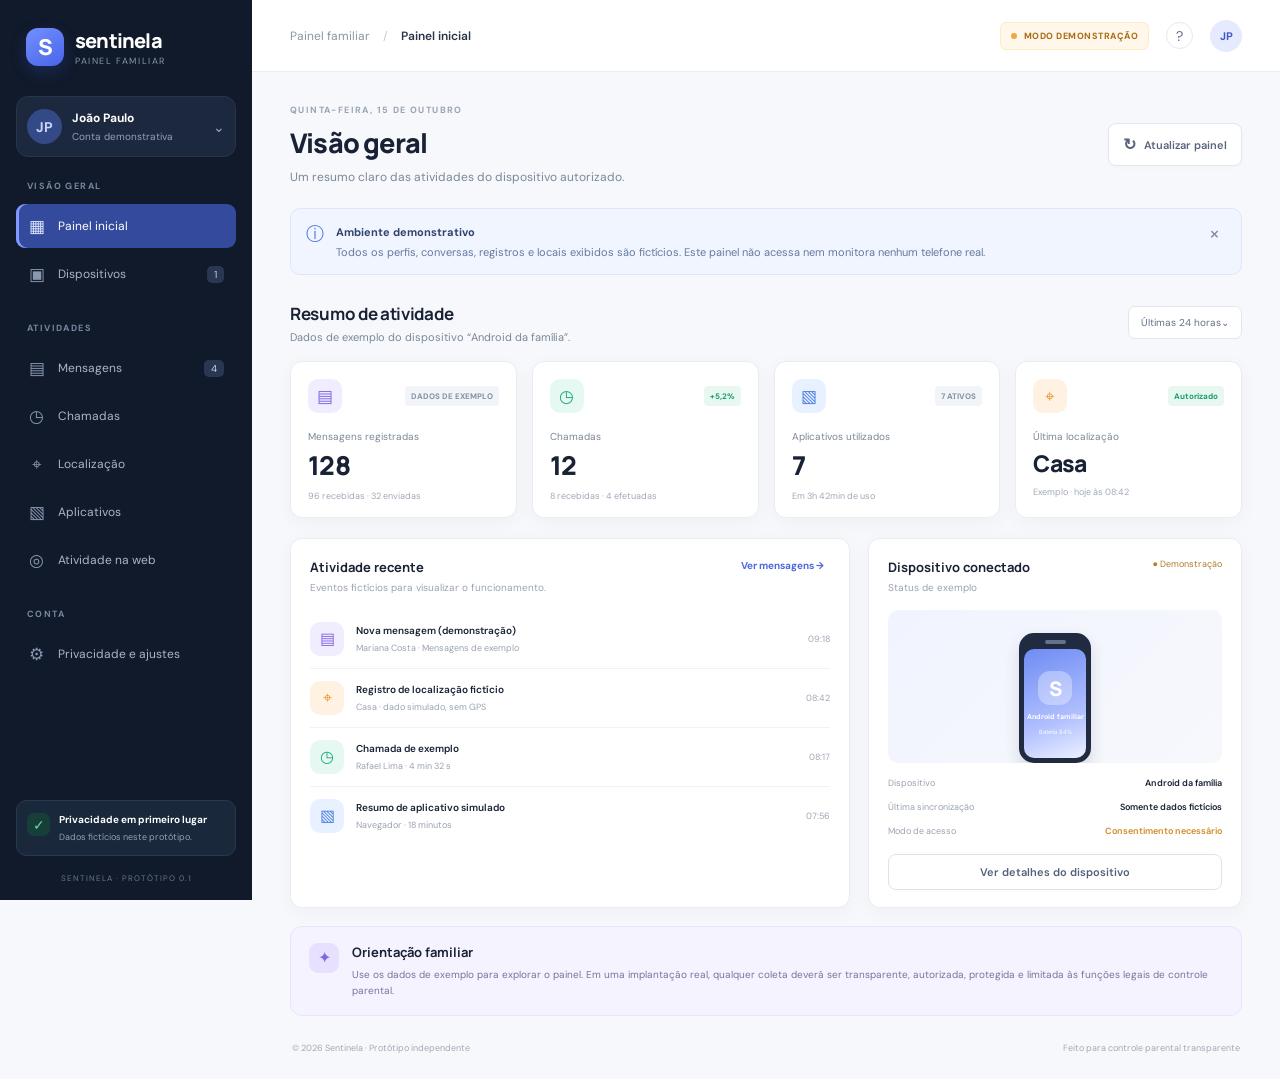
<file: index.html>
<!doctype html>
<html lang="pt-BR">
<head>
  <meta charset="utf-8">
  <meta name="viewport" content="width=device-width, initial-scale=1">
  <meta name="theme-color" content="#101827">
  <title>Sentinela — Painel familiar</title>
  <link rel="stylesheet" href="styles.css">
</head>
<body>
  <div class="app-shell">
    <aside class="sidebar" id="sidebar">
      <a class="brand" href="#" aria-label="Sentinela início">
        <span class="brand-mark">S</span><span><strong>sentinela</strong><small>PAINEL FAMILIAR</small></span>
      </a>
      <div class="profile-switch">
        <div class="avatar avatar-blue">JP</div>
        <div class="profile-copy"><strong>João Paulo</strong><small>Conta demonstrativa</small></div>
        <span class="chevron">⌄</span>
      </div>
      <nav class="navigation" aria-label="Navegação principal">
        <p class="nav-label">VISÃO GERAL</p>
        <button class="nav-item active" data-view="overview"><span>▦</span> Painel inicial</button>
        <button class="nav-item" data-view="devices"><span>▣</span> Dispositivos <em>1</em></button>
        <p class="nav-label">ATIVIDADES</p>
        <button class="nav-item" data-view="messages"><span>▤</span> Mensagens <em>4</em></button>
        <button class="nav-item" data-view="calls"><span>◷</span> Chamadas</button>
        <button class="nav-item" data-view="locations"><span>⌖</span> Localização</button>
        <button class="nav-item" data-view="apps"><span>▧</span> Aplicativos</button>
        <button class="nav-item" data-view="web"><span>◎</span> Atividade na web</button>
        <p class="nav-label">CONTA</p>
        <button class="nav-item" data-view="settings"><span>⚙</span> Privacidade e ajustes</button>
      </nav>
      <div class="sidebar-bottom">
        <div class="privacy-note"><span class="privacy-icon">✓</span><div><strong>Privacidade em primeiro lugar</strong><small>Dados fictícios neste protótipo.</small></div></div>
        <div class="sidebar-footer">SENTINELA · PROTÓTIPO 0.1</div>
      </div>
    </aside>
    <main class="main-content">
      <header class="topbar">
        <button class="mobile-menu" id="mobileMenu" aria-label="Abrir menu">☰</button>
        <div class="breadcrumb">Painel familiar <span>/</span> <strong id="pageTitle">Painel inicial</strong></div>
        <div class="top-actions"><span class="demo-pill"><i></i> MODO DEMONSTRAÇÃO</span><button class="icon-button" id="helpButton" aria-label="Ajuda">?</button><div class="avatar avatar-small">JP</div></div>
      </header>
      <div class="page-wrap">
        <section class="welcome-row">
          <div><p class="eyebrow">QUINTA-FEIRA, 15 DE OUTUBRO</p><h1 id="heading">Visão geral</h1><p class="subheading">Um resumo claro das atividades do dispositivo autorizado.</p></div>
          <button class="button button-secondary" id="refreshButton"><span>↻</span> Atualizar painel</button>
        </section>
        <div class="demo-banner"><span class="banner-symbol">ⓘ</span><div><strong>Ambiente demonstrativo</strong><p>Todos os perfis, conversas, registros e locais exibidos são fictícios. Este painel não acessa nem monitora nenhum telefone real.</p></div><button id="dismissBanner" aria-label="Fechar aviso">×</button></div>
        <section id="view-overview" class="view active-view">
          <div class="section-heading"><div><h2>Resumo de atividade</h2><p>Dados de exemplo do dispositivo “Android da família”.</p></div><span class="period-select">Últimas 24 horas⌄</span></div>
          <div class="stats-grid">
            <article class="stat-card"><div class="stat-top"><span class="stat-icon icon-violet">▤</span><span class="trend neutral">DADOS DE EXEMPLO</span></div><p class="stat-label">Mensagens registradas</p><div class="stat-value">128</div><p class="stat-foot">96 recebidas · 32 enviadas</p></article>
            <article class="stat-card"><div class="stat-top"><span class="stat-icon icon-green">◷</span><span class="trend positive">+5,2%</span></div><p class="stat-label">Chamadas</p><div class="stat-value">12</div><p class="stat-foot">8 recebidas · 4 efetuadas</p></article>
            <article class="stat-card"><div class="stat-top"><span class="stat-icon icon-blue">▧</span><span class="trend neutral">7 ATIVOS</span></div><p class="stat-label">Aplicativos utilizados</p><div class="stat-value">7</div><p class="stat-foot">Em 3h 42min de uso</p></article>
            <article class="stat-card"><div class="stat-top"><span class="stat-icon icon-orange">⌖</span><span class="trend positive">Autorizado</span></div><p class="stat-label">Última localização</p><div class="stat-value stat-location">Casa</div><p class="stat-foot">Exemplo · hoje às 08:42</p></article>
          </div>
          <div class="content-grid">
            <article class="panel activity-panel"><div class="panel-heading"><div><h3>Atividade recente</h3><p>Eventos fictícios para visualizar o funcionamento.</p></div><button class="text-button" data-goto="messages">Ver mensagens →</button></div><div class="activity-list" id="activityList"></div></article>
            <article class="panel device-panel"><div class="panel-heading"><div><h3>Dispositivo conectado</h3><p>Status de exemplo</p></div><span class="status-dot">● Demonstração</span></div><div class="device-illustration"><div class="phone-frame"><div class="phone-speaker"></div><div class="phone-screen"><div class="phone-wallpaper">S</div><div class="phone-caption">Android familiar</div><div class="phone-status">Bateria 84%</div></div></div></div><div class="device-details"><div><span>Dispositivo</span><strong>Android da família</strong></div><div><span>Última sincronização</span><strong>Somente dados fictícios</strong></div><div><span>Modo de acesso</span><strong class="safe-label">Consentimento necessário</strong></div></div><button class="button button-outline full-button" data-goto="devices">Ver detalhes do dispositivo</button></article>
          </div>
          <div class="panel insight-panel"><div class="insight-icon">✦</div><div><h3>Orientação familiar</h3><p>Use os dados de exemplo para explorar o painel. Em uma implantação real, qualquer coleta deverá ser transparente, autorizada, protegida e limitada às funções legais de controle parental.</p></div></div>
        </section>
        <section id="view-devices" class="view"><div class="section-heading"><div><h2>Dispositivos</h2><p>Gerencie dispositivos cadastrados com autorização.</p></div><button class="button button-primary" id="addDevice">＋ Cadastrar dispositivo</button></div><article class="panel table-panel"><div class="table-row table-head"><span>DISPOSITIVO</span><span>PLATAFORMA</span><span>STATUS</span><span>ACESSO</span></div><div class="table-row"><span class="table-device"><span class="mini-device">▣</span><span><strong>Android da família</strong><small>Identificador fictício: DEMO-001</small></span></span><span>Android (demo)</span><span><i class="status-dot"></i> Demonstração</span><span><span class="tag">Não conectado</span></span></div></article><div class="empty-hint">Este protótipo não instala aplicativos nem estabelece conexão com dispositivos.</div></section>
        <section id="view-messages" class="view"><div class="section-heading"><div><h2>Mensagens</h2><p>Conversas de demonstração — nenhuma mensagem real é acessada.</p></div><label class="search-box"><span>⌕</span><input id="messageSearch" type="search" placeholder="Buscar conversa..."></label></div><div class="messages-layout"><article class="panel conversation-list" id="conversationList"></article><article class="panel conversation-detail" id="conversationDetail"><div class="empty-conversation"><span>▤</span><h3>Selecione uma conversa</h3><p>As conversas são totalmente fictícias e servem apenas para demonstrar a interface.</p></div></article></div></section>
        <section id="view-calls" class="view"><div class="section-heading"><div><h2>Registro de chamadas</h2><p>Lista ilustrativa de chamadas, com dados inventados.</p></div></div><article class="panel table-panel" id="callsTable"></article></section>
        <section id="view-locations" class="view"><div class="section-heading"><div><h2>Localização</h2><p>Exemplo visual sem localização real ou GPS ativo.</p></div></div><article class="panel map-placeholder"><div class="map-grid"><div class="map-road road-one"></div><div class="map-road road-two"></div><div class="map-road road-three"></div><div class="map-park"></div><div class="map-pin">⌖</div><div class="map-label">Local fictício · Casa</div></div><div class="map-info"><span class="stat-icon icon-orange">⌖</span><div><h3>Casa (local de exemplo)</h3><p>Último registro fictício · hoje às 08:42</p><small>Uma versão real só deve usar localização com autorização e permissões explícitas.</small></div></div></article></section>
        <section id="view-apps" class="view"><div class="section-heading"><div><h2>Aplicativos</h2><p>Exemplo de resumo de uso de aplicativos.</p></div></div><article class="panel app-list" id="appsList"></article></section>
        <section id="view-web" class="view"><div class="section-heading"><div><h2>Atividade na web</h2><p>Histórico ilustrativo; não existe navegação real conectada.</p></div></div><article class="panel table-panel" id="webTable"></article></section>
        <section id="view-settings" class="view"><div class="section-heading"><div><h2>Privacidade e ajustes</h2><p>Princípios de transparência e segurança do projeto.</p></div></div><article class="panel settings-card"><div class="settings-row"><div><h3>Coleta transparente</h3><p>O produto deverá explicar quais dados são coletados, para quê e por quanto tempo.</p></div><span class="tag tag-green">Obrigatório</span></div><div class="settings-row"><div><h3>Consentimento e autorização</h3><p>Cadastro de dispositivo deve exigir autorização válida do responsável e respeitar a legislação aplicável.</p></div><span class="tag tag-green">Obrigatório</span></div><div class="settings-row"><div><h3>Segurança da conta</h3><p>Planejar autenticação forte, sessões seguras, controle de acesso e registro de auditoria.</p></div><span class="tag tag-blue">Planejado</span></div><div class="settings-row"><div><h3>Dados de demonstração</h3><p>O protótipo usa dados locais fictícios e não envia dados pessoais para um servidor.</p></div><span class="tag tag-green">Ativo</span></div></article></section>
        <footer class="page-footer"><span>© 2026 Sentinela · Protótipo independente</span><span>Feito para controle parental transparente</span></footer>
      </div>
    </main>
  </div>
  <div class="toast" id="toast" role="status" aria-live="polite"></div>
  <script src="app.js"></script>
</body>
</html>
</file>
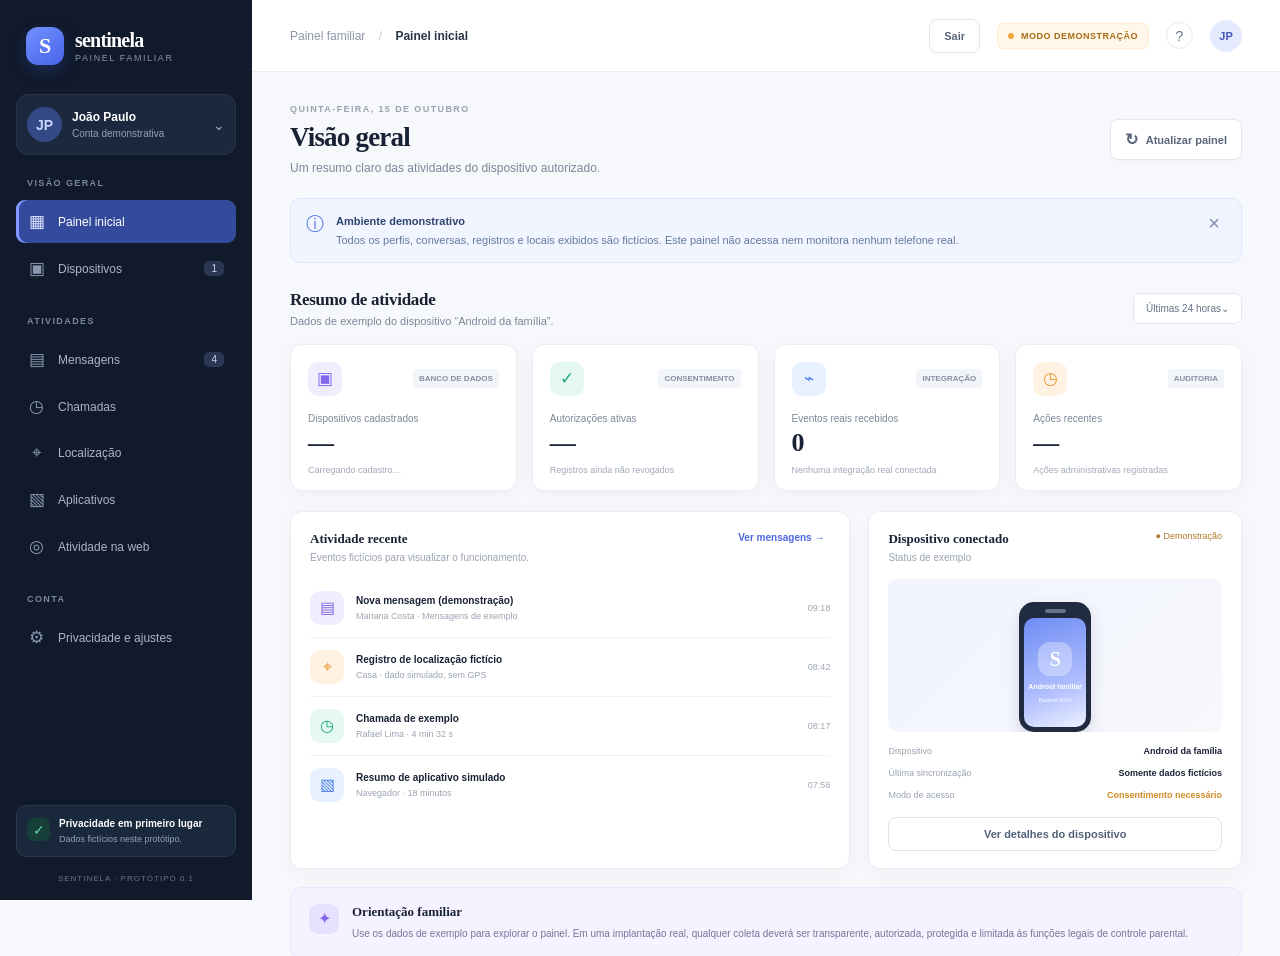
<file: backend/public/index.html>
<!doctype html>
<html lang="pt-BR">
<head>
  <meta charset="utf-8">
  <meta name="viewport" content="width=device-width, initial-scale=1">
  <meta name="theme-color" content="#101827">
  <title>Sentinela — Painel familiar</title>
  <link rel="stylesheet" href="styles.css">
</head>
<body>
  <div class="app-shell">
    <aside class="sidebar" id="sidebar">
      <a class="brand" href="#" aria-label="Sentinela início">
        <span class="brand-mark">S</span><span><strong>sentinela</strong><small>PAINEL FAMILIAR</small></span>
      </a>
      <div class="profile-switch">
        <div class="avatar avatar-blue">JP</div>
        <div class="profile-copy"><strong>João Paulo</strong><small>Conta demonstrativa</small></div>
        <span class="chevron">⌄</span>
      </div>
      <nav class="navigation" aria-label="Navegação principal">
        <p class="nav-label">VISÃO GERAL</p>
        <button class="nav-item active" data-view="overview"><span>▦</span> Painel inicial</button>
        <button class="nav-item" data-view="devices"><span>▣</span> Dispositivos <em>1</em></button>
        <p class="nav-label">ATIVIDADES</p>
        <button class="nav-item" data-view="messages"><span>▤</span> Mensagens <em>4</em></button>
        <button class="nav-item" data-view="calls"><span>◷</span> Chamadas</button>
        <button class="nav-item" data-view="locations"><span>⌖</span> Localização</button>
        <button class="nav-item" data-view="apps"><span>▧</span> Aplicativos</button>
        <button class="nav-item" data-view="web"><span>◎</span> Atividade na web</button>
        <p class="nav-label">CONTA</p>
        <button class="nav-item" data-view="settings"><span>⚙</span> Privacidade e ajustes</button>
      </nav>
      <div class="sidebar-bottom">
        <div class="privacy-note"><span class="privacy-icon">✓</span><div><strong>Privacidade em primeiro lugar</strong><small>Dados fictícios neste protótipo.</small></div></div>
        <div class="sidebar-footer">SENTINELA · PROTÓTIPO 0.1</div>
      </div>
    </aside>
    <main class="main-content">
      <header class="topbar">
        <button class="mobile-menu" id="mobileMenu" aria-label="Abrir menu">☰</button>
        <div class="breadcrumb">Painel familiar <span>/</span> <strong id="pageTitle">Painel inicial</strong></div>
        <div class="top-actions"><button class="button button-secondary" id="logoutButton" type="button">Sair</button><span class="demo-pill"><i></i> MODO DEMONSTRAÇÃO</span><button class="icon-button" id="helpButton" aria-label="Ajuda">?</button><div class="avatar avatar-small">JP</div></div>
      </header>
      <div class="page-wrap">
        <section class="welcome-row">
          <div><p class="eyebrow">QUINTA-FEIRA, 15 DE OUTUBRO</p><h1 id="heading">Visão geral</h1><p class="subheading">Um resumo claro das atividades do dispositivo autorizado.</p></div>
          <button class="button button-secondary" id="refreshButton"><span>↻</span> Atualizar painel</button>
        </section>
        <div class="demo-banner"><span class="banner-symbol">ⓘ</span><div><strong>Ambiente demonstrativo</strong><p>Todos os perfis, conversas, registros e locais exibidos são fictícios. Este painel não acessa nem monitora nenhum telefone real.</p></div><button id="dismissBanner" aria-label="Fechar aviso">×</button></div>
        <section id="view-overview" class="view active-view">
          <div class="section-heading"><div><h2>Resumo de atividade</h2><p>Dados de exemplo do dispositivo “Android da família”.</p></div><span class="period-select">Últimas 24 horas⌄</span></div>
          <div class="stats-grid">
            <article class="stat-card"><div class="stat-top"><span class="stat-icon icon-violet">▣</span><span class="trend neutral">BANCO DE DADOS</span></div><p class="stat-label">Dispositivos cadastrados</p><div class="stat-value" id="metricDevices">—</div><p class="stat-foot" id="metricDevicesFoot">Carregando cadastro…</p></article>
            <article class="stat-card"><div class="stat-top"><span class="stat-icon icon-green">✓</span><span class="trend neutral">CONSENTIMENTO</span></div><p class="stat-label">Autorizações ativas</p><div class="stat-value" id="metricConsents">—</div><p class="stat-foot">Registros ainda não revogados</p></article>
            <article class="stat-card"><div class="stat-top"><span class="stat-icon icon-blue">⌁</span><span class="trend neutral">INTEGRAÇÃO</span></div><p class="stat-label">Eventos reais recebidos</p><div class="stat-value" id="metricEvents">0</div><p class="stat-foot">Nenhuma integração real conectada</p></article>
            <article class="stat-card"><div class="stat-top"><span class="stat-icon icon-orange">◷</span><span class="trend neutral">AUDITORIA</span></div><p class="stat-label">Ações recentes</p><div class="stat-value" id="metricActions">—</div><p class="stat-foot">Ações administrativas registradas</p></article>
          </div>
          <div class="content-grid">
            <article class="panel activity-panel"><div class="panel-heading"><div><h3>Atividade recente</h3><p>Eventos fictícios para visualizar o funcionamento.</p></div><button class="text-button" data-goto="messages">Ver mensagens →</button></div><div class="activity-list" id="activityList"></div></article>
            <article class="panel device-panel"><div class="panel-heading"><div><h3>Dispositivo conectado</h3><p>Status de exemplo</p></div><span class="status-dot">● Demonstração</span></div><div class="device-illustration"><div class="phone-frame"><div class="phone-speaker"></div><div class="phone-screen"><div class="phone-wallpaper">S</div><div class="phone-caption">Android familiar</div><div class="phone-status">Bateria 84%</div></div></div></div><div class="device-details"><div><span>Dispositivo</span><strong>Android da família</strong></div><div><span>Última sincronização</span><strong>Somente dados fictícios</strong></div><div><span>Modo de acesso</span><strong class="safe-label">Consentimento necessário</strong></div></div><button class="button button-outline full-button" data-goto="devices">Ver detalhes do dispositivo</button></article>
          </div>
          <div class="panel insight-panel"><div class="insight-icon">✦</div><div><h3>Orientação familiar</h3><p>Use os dados de exemplo para explorar o painel. Em uma implantação real, qualquer coleta deverá ser transparente, autorizada, protegida e limitada às funções legais de controle parental.</p></div></div>
        </section>
        <section id="view-devices" class="view"><div class="section-heading"><div><h2>Dispositivos</h2><p>Gerencie dispositivos cadastrados com autorização.</p></div><button class="button button-primary" id="addDevice">＋ Cadastrar dispositivo</button></div><article class="panel table-panel" aria-live="polite"></article><div class="empty-hint">Este protótipo não instala aplicativos nem estabelece conexão com dispositivos.</div></section>
        <section id="view-messages" class="view"><div class="section-heading"><div><h2>Mensagens</h2><p>Conversas de demonstração — nenhuma mensagem real é acessada.</p></div><label class="search-box"><span>⌕</span><input id="messageSearch" type="search" placeholder="Buscar conversa..."></label></div><div class="messages-layout"><article class="panel conversation-list" id="conversationList"></article><article class="panel conversation-detail" id="conversationDetail"><div class="empty-conversation"><span>▤</span><h3>Selecione uma conversa</h3><p>As conversas são totalmente fictícias e servem apenas para demonstrar a interface.</p></div></article></div></section>
        <section id="view-calls" class="view"><div class="section-heading"><div><h2>Registro de chamadas</h2><p>Lista ilustrativa de chamadas, com dados inventados.</p></div></div><article class="panel table-panel" id="callsTable"></article></section>
        <section id="view-locations" class="view"><div class="section-heading"><div><h2>Localização</h2><p>Exemplo visual sem localização real ou GPS ativo.</p></div></div><article class="panel map-placeholder"><div class="map-grid"><div class="map-road road-one"></div><div class="map-road road-two"></div><div class="map-road road-three"></div><div class="map-park"></div><div class="map-pin">⌖</div><div class="map-label">Local fictício · Casa</div></div><div class="map-info"><span class="stat-icon icon-orange">⌖</span><div><h3>Casa (local de exemplo)</h3><p>Último registro fictício · hoje às 08:42</p><small>Uma versão real só deve usar localização com autorização e permissões explícitas.</small></div></div></article></section>
        <section id="view-apps" class="view"><div class="section-heading"><div><h2>Aplicativos</h2><p>Exemplo de resumo de uso de aplicativos.</p></div></div><article class="panel app-list" id="appsList"></article></section>
        <section id="view-web" class="view"><div class="section-heading"><div><h2>Atividade na web</h2><p>Histórico ilustrativo; não existe navegação real conectada.</p></div></div><article class="panel table-panel" id="webTable"></article></section>
        <section id="view-settings" class="view"><div class="section-heading"><div><h2>Privacidade e ajustes</h2><p>Princípios de transparência e segurança do projeto.</p></div></div><article class="panel settings-card"><div class="settings-row"><div><h3>Coleta transparente</h3><p>O produto deverá explicar quais dados são coletados, para quê e por quanto tempo.</p></div><span class="tag tag-green">Obrigatório</span></div><div class="settings-row"><div><h3>Consentimento e autorização</h3><p>Cadastro de dispositivo deve exigir autorização válida do responsável e respeitar a legislação aplicável.</p></div><span class="tag tag-green">Obrigatório</span></div><div class="settings-row"><div><h3>Segurança da conta</h3><p>Planejar autenticação forte, sessões seguras, controle de acesso e registro de auditoria.</p></div><span class="tag tag-blue">Planejado</span></div><div class="settings-row"><div><h3>Dados de demonstração</h3><p>O protótipo usa dados locais fictícios e não envia dados pessoais para um servidor.</p></div><span class="tag tag-green">Ativo</span></div></article></section>
        <footer class="page-footer"><span>© 2026 Sentinela · Protótipo independente</span><span>Feito para controle parental transparente</span></footer>
      </div>
    </main>
  </div>
  <div class="toast" id="toast" role="status" aria-live="polite"></div>
  <script src="app.js"></script>
</body>
</html>
</file>
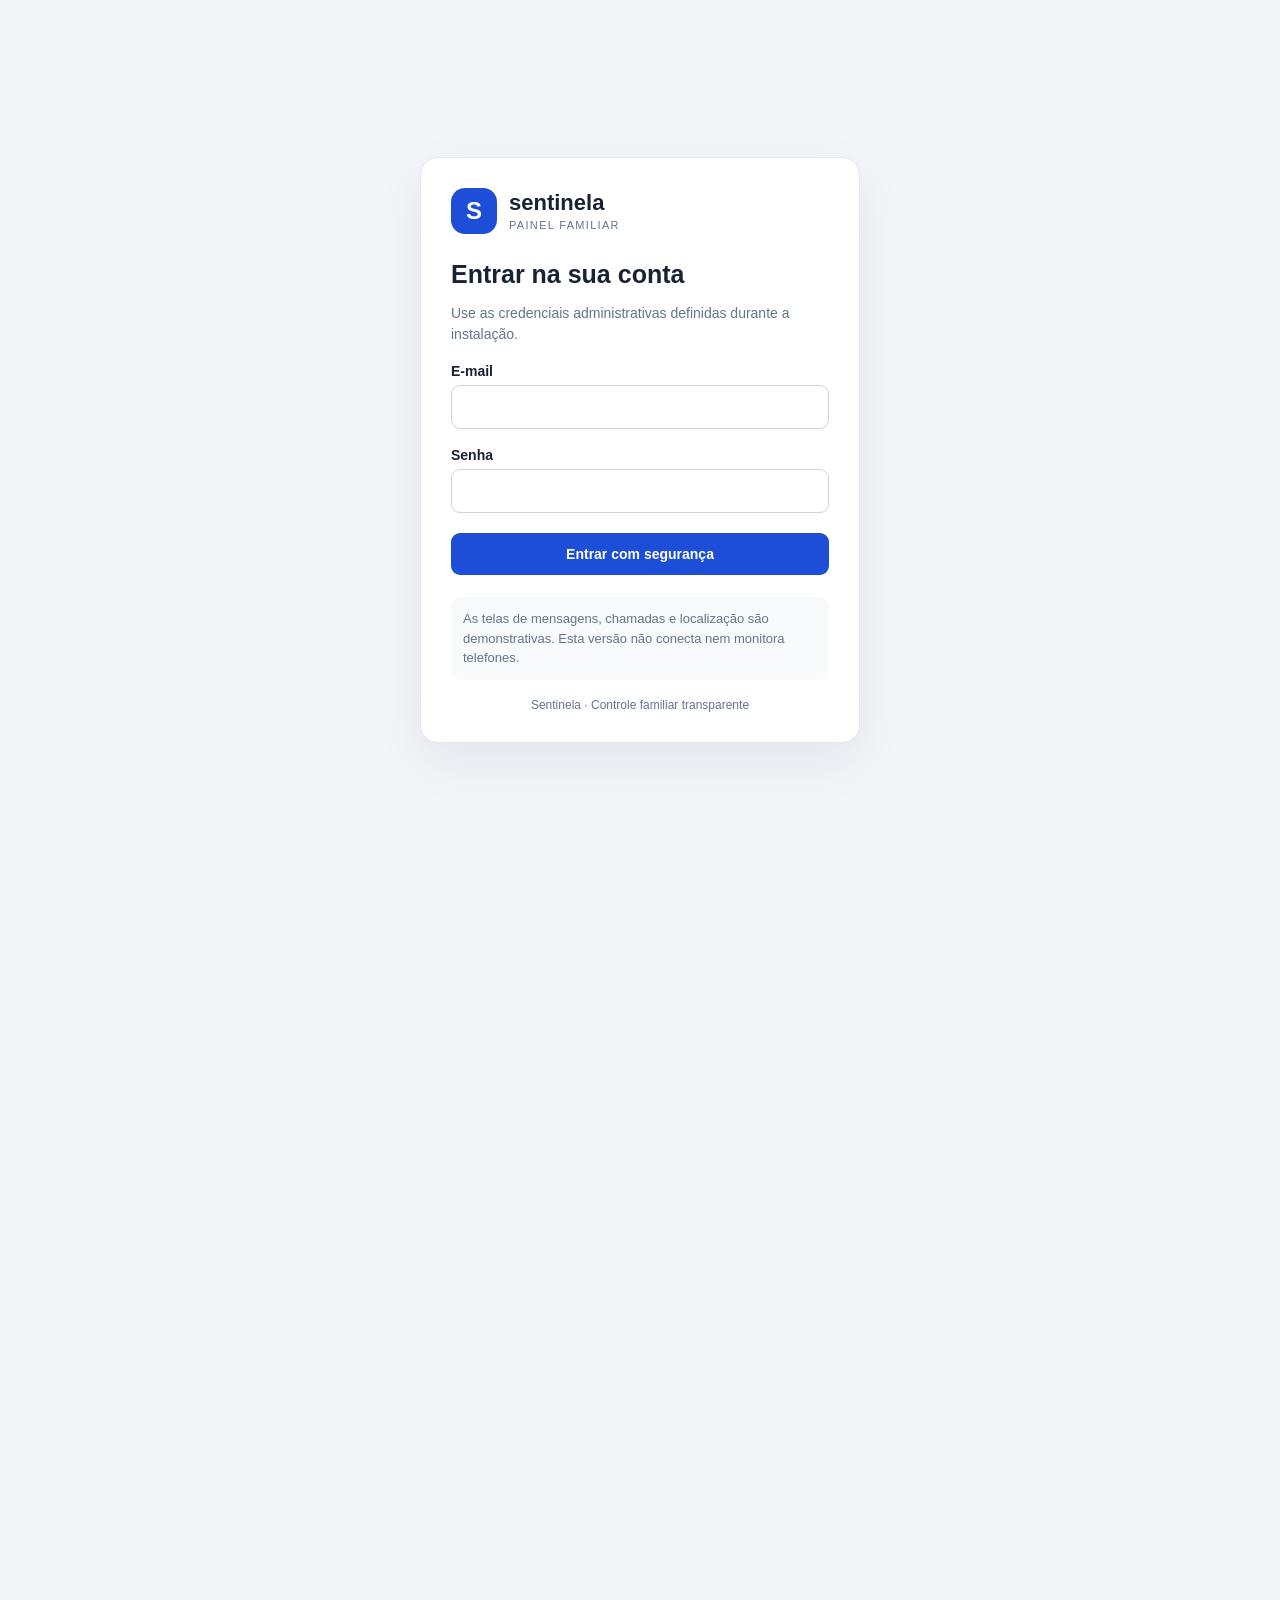
<file: backend/public/login.html>
<!doctype html>
<html lang="pt-BR">
<head>
<meta charset="utf-8"><meta name="viewport" content="width=device-width,initial-scale=1">
<meta name="color-scheme" content="light"><title>Entrar — Sentinela</title>
<link rel="stylesheet" href="styles.css">
<style>
body{min-height:100vh;display:grid;place-items:center;background:#f3f5f9;padding:20px}.login-card{width:min(100%,440px);background:#fff;border:1px solid #e2e8f0;border-radius:18px;padding:30px;box-shadow:0 18px 50px #0f172a12}.login-brand{display:flex;align-items:center;gap:12px;margin-bottom:26px}.login-mark{display:grid;place-items:center;width:46px;height:46px;border-radius:14px;background:#1d4ed8;color:white;font-size:24px;font-weight:800}.login-brand strong{display:block;font-size:22px}.login-brand small{color:#64748b;font-size:11px;letter-spacing:.12em}.login-card h1{font-size:25px;margin:0 0 8px}.login-card p{color:#64748b;line-height:1.5}.login-card label{display:block;font-weight:650;font-size:14px;margin:18px 0 6px}.login-card input{width:100%;padding:13px;border:1px solid #cbd5e1;border-radius:9px;font:inherit}.login-card button{width:100%;margin-top:20px;padding:13px;border:0;border-radius:9px;background:#1d4ed8;color:#fff;font:inherit;font-weight:700;cursor:pointer}.login-card button:disabled{opacity:.65;cursor:wait}.login-error{display:none;margin-top:16px;padding:12px;border-radius:9px;background:#fef2f2;color:#991b1b;font-size:14px}.login-note{margin-top:22px;padding:12px;background:#f8fafc;border-radius:9px;font-size:13px!important}.login-footer{text-align:center;font-size:12px;margin-top:18px;color:#64748b}
</style>
</head>
<body>
<main class="login-card">
<div class="login-brand"><span class="login-mark">S</span><span><strong>sentinela</strong><small>PAINEL FAMILIAR</small></span></div>
<h1>Entrar na sua conta</h1><p>Use as credenciais administrativas definidas durante a instalação.</p>
<form id="loginForm">
<label for="email">E-mail</label><input id="email" name="email" type="email" autocomplete="username" maxlength="190" required>
<label for="password">Senha</label><input id="password" name="password" type="password" autocomplete="current-password" required>
<button id="submitButton" type="submit">Entrar com segurança</button>
<div id="loginError" class="login-error" role="alert" aria-live="polite"></div>
</form>
<p class="login-note">As telas de mensagens, chamadas e localização são demonstrativas. Esta versão não conecta nem monitora telefones.</p>
<div class="login-footer">Sentinela · Controle familiar transparente</div>
</main>
<script src="login.js"></script>
</body></html>
</file>
<file: styles.css>
@import url('https://fonts.googleapis.com/css2?family=DM+Sans:wght@400;500;600;700&family=Manrope:wght@400;500;600;700;800&display=swap');
:root{--ink:#192235;--muted:#7c8799;--line:#e9edf3;--bg:#f6f8fb;--blue:#4768ed;--blue-dark:#3654d6;--sidebar:#111a2b;--sidebar-muted:#9aa6bc;--green:#179b72;--shadow:0 5px 20px rgba(24,39,75,.035)}
*{box-sizing:border-box}body{margin:0;background:var(--bg);color:var(--ink);font-family:'DM Sans',sans-serif;font-size:14px}button,input{font:inherit}button{cursor:pointer}.app-shell{min-height:100vh}.sidebar{width:252px;background:var(--sidebar);color:#fff;position:fixed;inset:0 auto 0 0;display:flex;flex-direction:column;padding:27px 16px 17px;z-index:20}.brand{display:flex;gap:11px;align-items:center;color:white;text-decoration:none;padding:0 10px 29px}.brand-mark{display:grid;place-items:center;width:38px;height:38px;border-radius:12px;background:linear-gradient(145deg,#7390ff,#4765e9);font:800 22px Manrope;box-shadow:0 6px 15px #3044a955}.brand strong{display:block;font:800 20px Manrope;letter-spacing:-.8px}.brand small{display:block;color:#8795ad;font-size:9px;letter-spacing:1.6px;margin-top:1px}.profile-switch{display:flex;align-items:center;gap:10px;padding:12px 10px;background:#1c283d;border:1px solid #2a3549;border-radius:12px;margin-bottom:23px}.avatar{display:grid;place-items:center;border-radius:50%;font-weight:700;flex-shrink:0}.avatar-blue{width:35px;height:35px;background:#344a86;color:#cbd6ff}.profile-copy{min-width:0;flex:1}.profile-copy strong,.profile-copy small{display:block}.profile-copy strong{font-size:12px}.profile-copy small{color:#93a0b5;font-size:10px;margin-top:4px}.chevron{color:#9ca8bb}.nav-label{font-size:9px;letter-spacing:1.4px;color:#78869f;font-weight:700;padding:0 11px;margin:0 0 8px}.navigation{display:flex;flex-direction:column;gap:4px}.navigation .nav-label:not(:first-child){margin-top:22px}.nav-item{border:0;background:transparent;color:#aab5c7;display:flex;align-items:center;gap:13px;text-align:left;padding:11px 12px;border-radius:9px;font-size:12px;transition:.15s}.nav-item>span{width:17px;text-align:center;font-size:17px;color:#8998b1}.nav-item em{font-style:normal;margin-left:auto;background:#293752;color:#c6d2e7;padding:2px 7px;border-radius:5px;font-size:10px}.nav-item:hover{background:#1d2a40;color:#fff}.nav-item.active{background:#344b9d;color:white;box-shadow:inset 3px 0 #8298ff}.nav-item.active>span{color:#dce4ff}.sidebar-bottom{margin-top:auto}.privacy-note{display:flex;gap:9px;padding:12px 10px;background:#19283a;border:1px solid #28394d;border-radius:10px}.privacy-icon{display:grid;place-items:center;width:23px;height:23px;background:#173f3a;color:#66d9b5;border-radius:7px;flex-shrink:0}.privacy-note strong,.privacy-note small{display:block}.privacy-note strong{font-size:10px}.privacy-note small{font-size:9px;color:#92a2b6;margin-top:5px}.sidebar-footer{text-align:center;color:#67758d;font-size:8px;letter-spacing:1px;padding-top:17px}.main-content{margin-left:252px;min-height:100vh}.topbar{height:72px;background:#fff;border-bottom:1px solid var(--line);display:flex;align-items:center;justify-content:space-between;padding:0 38px}.breadcrumb{font-size:12px;color:#8b95a5}.breadcrumb span{padding:0 10px;color:#c2c9d4}.breadcrumb strong{color:#2a3447;font-weight:600}.top-actions{display:flex;align-items:center;gap:17px}.demo-pill{display:flex;align-items:center;gap:7px;background:#fff7e9;color:#a96b13;border:1px solid #ffebc9;padding:7px 10px;border-radius:6px;font-size:9px;font-weight:700;letter-spacing:.5px}.demo-pill i{width:6px;height:6px;border-radius:50%;background:#efa83d}.icon-button{border:1px solid #e5e9f0;background:#fff;border-radius:50%;width:27px;height:27px;color:#657188}.avatar-small{width:32px;height:32px;background:#e5eaff;color:#4058bd;font-size:11px}.mobile-menu{display:none}.page-wrap{max-width:1500px;margin:auto;padding:32px 38px 20px}.welcome-row{display:flex;align-items:center;justify-content:space-between;gap:20px;margin-bottom:23px}.eyebrow{font-size:9px;letter-spacing:1.4px;color:#9aa3b2;font-weight:700;margin:0 0 8px}.welcome-row h1{font:800 27px Manrope;margin:0;letter-spacing:-.8px}.subheading{margin:8px 0 0;color:var(--muted);font-size:12px}.button{border-radius:8px;padding:10px 14px;font-weight:600;font-size:11px;display:inline-flex;align-items:center;gap:8px;justify-content:center}.button-secondary{background:white;border:1px solid #e1e6ef;color:#59657a;box-shadow:0 2px 4px #19223505}.button-secondary span{font-size:16px}.button-primary{background:var(--blue);color:#fff;border:1px solid var(--blue)}.button-primary:hover{background:var(--blue-dark)}.button-outline{background:#fff;border:1px solid #dce3ee;color:#52617a}.full-button{width:100%;margin-top:17px}.demo-banner{display:flex;align-items:flex-start;gap:12px;background:#f0f5ff;border:1px solid #dce7ff;border-radius:10px;padding:13px 15px;margin-bottom:27px;color:#30446e}.banner-symbol{font-size:18px;color:#5275e9}.demo-banner strong{font-size:11px}.demo-banner p{margin:4px 0 0;color:#66799e;font-size:11px;line-height:1.5}.demo-banner button{margin-left:auto;border:0;background:transparent;color:#7e8ca9;font-size:20px;line-height:1}.section-heading{display:flex;justify-content:space-between;align-items:center;gap:16px;margin:0 0 17px}.section-heading h2{font:700 17px Manrope;letter-spacing:-.3px;margin:0}.section-heading p{margin:5px 0 0;color:var(--muted);font-size:11px}.period-select{background:white;border:1px solid #e2e7ef;padding:9px 12px;border-radius:7px;color:#667187;font-size:10px}.stats-grid{display:grid;grid-template-columns:repeat(4,minmax(0,1fr));gap:15px;margin-bottom:20px}.stat-card,.panel{background:#fff;border:1px solid var(--line);border-radius:12px;box-shadow:var(--shadow)}.stat-card{padding:17px 17px 15px;min-width:0}.stat-top{display:flex;align-items:center;justify-content:space-between;gap:8px}.stat-icon{width:34px;height:34px;border-radius:10px;display:grid;place-items:center;font-size:17px;flex-shrink:0}.icon-violet{background:#f0edff;color:#8265e8}.icon-green{background:#e5f8f1;color:#1caa7d}.icon-blue{background:#e8f1ff;color:#4c7fe5}.icon-orange{background:#fff2e3;color:#e69a35}.trend{font-size:8px;font-weight:700;border-radius:4px;padding:5px 6px;white-space:nowrap}.trend.neutral{background:#f1f4f8;color:#8590a2}.trend.positive{background:#e8f8f1;color:#169c70}.stat-label{font-size:10px;color:#7c8798;margin:17px 0 4px}.stat-value{font:800 26px Manrope;letter-spacing:-.6px}.stat-location{font-size:23px}.stat-foot{font-size:9px;color:#a0a9b7;margin:7px 0 0}.content-grid{display:grid;grid-template-columns:minmax(0,1.35fr) minmax(280px,.9fr);gap:18px}.panel{padding:19px}.panel-heading{display:flex;align-items:flex-start;justify-content:space-between;gap:12px}.panel-heading h3,.insight-panel h3,.map-info h3{font:700 13px Manrope;margin:0}.panel-heading p{font-size:10px;color:#9aa3b2;margin:5px 0 0}.text-button{border:0;background:transparent;color:#4c67df;font-size:10px;font-weight:700;white-space:nowrap}.activity-list{margin-top:16px}.activity-item{display:flex;gap:12px;padding:12px 0;border-bottom:1px solid #f0f2f6;align-items:center}.activity-item:last-child{border-bottom:0}.activity-icon{width:34px;height:34px;display:grid;place-items:center;border-radius:10px;font-size:16px;flex-shrink:0}.activity-copy{min-width:0;flex:1}.activity-copy strong{display:block;font-size:10px;font-weight:600}.activity-copy small{display:block;color:#9aa3b1;font-size:9px;margin-top:5px}.activity-time{color:#9da6b4;font-size:9px;white-space:nowrap}.device-panel{padding-bottom:17px}.status-dot{font-size:9px;color:#b07c28;white-space:nowrap}.device-illustration{height:153px;background:linear-gradient(135deg,#f1f4ff,#f7f8fc);border-radius:10px;margin:16px 0 14px;display:grid;place-items:center;overflow:hidden}.phone-frame{width:72px;height:130px;background:#202a40;border-radius:15px;padding:5px;box-shadow:0 7px 15px #202a4025;transform:translateY(12px)}.phone-speaker{width:21px;height:4px;background:#65728c;border-radius:5px;margin:2px auto 5px}.phone-screen{height:calc(100% - 11px);border-radius:10px;background:linear-gradient(160deg,#6e8cf3,#b2c0ff 65%,#edf1ff);display:flex;align-items:center;flex-direction:column;justify-content:center;gap:7px}.phone-wallpaper{display:grid;place-items:center;width:34px;height:34px;border-radius:12px;background:#ffffff55;color:white;font:800 20px Manrope}.phone-caption{font-size:7px;color:#fff;font-weight:700}.phone-status{font-size:6px;color:#f9fbff}.device-details{display:grid;gap:12px}.device-details div{display:flex;justify-content:space-between;align-items:center;gap:10px}.device-details span{font-size:9px;color:#9aa3b1}.device-details strong{font-size:9px;font-weight:600;text-align:right}.safe-label{color:#d18a24!important}.insight-panel{display:flex;gap:13px;align-items:flex-start;margin-top:18px;padding:16px 18px;background:#f5f3ff;border-color:#e9e3ff;box-shadow:none}.insight-icon{display:grid;place-items:center;width:30px;height:30px;background:#e7e0ff;color:#8265e8;border-radius:9px;font-size:16px;flex-shrink:0}.insight-panel p{font-size:10px;line-height:1.6;color:#77749a;margin:6px 0 0}.page-footer{display:flex;justify-content:space-between;gap:15px;padding:26px 2px 5px;color:#a2aab7;font-size:9px}.view{display:none}.view.active-view{display:block}.table-panel{padding:0;overflow:hidden}.table-row{display:grid;grid-template-columns:2fr 1fr 1.1fr 1fr;align-items:center;gap:12px;padding:15px 20px;border-bottom:1px solid #eff1f5;font-size:11px;color:#6f7b8e}.table-row:last-child{border-bottom:0}.table-head{font-size:8px;letter-spacing:.8px;font-weight:700;color:#a0a9b7;background:#fbfcfe}.table-device{display:flex;align-items:center;gap:10px}.table-device strong,.table-device small{display:block}.table-device strong{color:#354056;font-size:11px}.table-device small{font-size:9px;color:#9ba5b4;margin-top:4px}.mini-device{width:31px;height:31px;display:grid;place-items:center;border-radius:8px;background:#edf1ff;color:#5272e6;font-size:16px}.tag{display:inline-block;border-radius:5px;padding:5px 7px;background:#f0f2f6;color:#7c8797;font-size:9px;white-space:nowrap}.tag-green{background:#e7f8f1;color:#14835e}.tag-blue{background:#eaf0ff;color:#4667d9}.empty-hint{font-size:10px;color:#929dad;margin:14px 2px}.search-box{display:flex;align-items:center;gap:7px;border:1px solid #e1e6ef;background:white;border-radius:8px;padding:0 10px;color:#9ba5b4}.search-box input{border:0;outline:0;padding:10px 0;font-size:10px;min-width:150px}.messages-layout{display:grid;grid-template-columns:minmax(230px,.75fr) minmax(0,1.4fr);gap:15px;min-height:400px}.conversation-list{padding:5px 0;overflow:hidden}.conversation-row{display:flex;gap:11px;align-items:center;padding:14px;border:0;border-bottom:1px solid #f0f2f6;background:#fff;width:100%;text-align:left}.conversation-row.selected,.conversation-row:hover{background:#f4f6ff}.contact-avatar{display:grid;place-items:center;width:37px;height:37px;border-radius:50%;background:#e9efff;color:#4c65cc;font-weight:700;flex-shrink:0}.contact-copy{min-width:0;flex:1}.contact-copy strong,.contact-copy small{display:block;overflow:hidden;text-overflow:ellipsis;white-space:nowrap}.contact-copy strong{font-size:11px}.contact-copy small{font-size:9px;color:#909aab;margin-top:5px}.conversation-meta{font-size:8px;color:#a1a9b7;align-self:flex-start}.conversation-detail{padding:0;overflow:hidden;display:flex;flex-direction:column;min-height:400px}.conversation-top{padding:15px 18px;border-bottom:1px solid #edf0f5;display:flex;align-items:center;gap:10px}.conversation-top strong,.conversation-top small{display:block}.conversation-top strong{font-size:11px}.conversation-top small{font-size:9px;color:#9aa3b1;margin-top:4px}.chat-demo-label{text-align:center;font-size:8px;color:#8e98a8;background:#f6f8fb;padding:8px}.chat-messages{padding:18px;display:flex;flex-direction:column;gap:10px;flex:1;background:#fafbfe}.chat-bubble{max-width:80%;padding:10px 12px;border-radius:10px;font-size:10px;line-height:1.5;background:#fff;border:1px solid #edf0f5;align-self:flex-start}.chat-bubble.sent{align-self:flex-end;background:#eef2ff;border-color:#e1e7ff}.chat-bubble small{display:block;font-size:8px;color:#9aa3b1;text-align:right;margin-top:4px}.empty-conversation{margin:auto;text-align:center;max-width:270px;padding:30px}.empty-conversation>span{font-size:28px;color:#a2b0f5}.empty-conversation h3{font:700 13px Manrope}.empty-conversation p{font-size:10px;line-height:1.6;color:#8e98a8}.map-placeholder{padding:0;overflow:hidden}.map-grid{height:300px;position:relative;overflow:hidden;background-color:#edf2e9;background-image:linear-gradient(33deg,transparent 46%,#d9e0d4 47%,#d9e0d4 50%,transparent 51%),linear-gradient(125deg,transparent 42%,#d9e0d4 43%,#d9e0d4 46%,transparent 47%),linear-gradient(90deg,transparent 49%,#fff 50%,#fff 52%,transparent 53%);background-size:230px 160px,190px 210px,100px 100%}.map-road{position:absolute;background:#fff;border:1px solid #e0e6de;height:17px;width:130%;left:-10%;top:40%;transform:rotate(-13deg)}.road-two{top:65%;transform:rotate(19deg)}.road-three{top:10%;transform:rotate(72deg);left:45%}.map-park{position:absolute;width:170px;height:110px;background:#d7e8d0;border-radius:40% 30% 45% 20%;left:12%;top:20%}.map-pin{position:absolute;top:42%;left:52%;width:42px;height:42px;display:grid;place-items:center;border-radius:50% 50% 50% 0;transform:rotate(-45deg);background:#4d69e8;color:white;font-size:21px;box-shadow:0 5px 12px #425fd655}.map-label{position:absolute;top:60%;left:calc(52% - 52px);background:white;border-radius:5px;padding:7px 9px;box-shadow:0 3px 10px #263c2012;font-size:9px;color:#546176}.map-info{display:flex;align-items:center;gap:12px;padding:18px}.map-info p{font-size:10px;color:#8994a5;margin:6px 0}.map-info small{font-size:9px;color:#a1aab7}.app-list{padding:0 20px}.app-row{display:flex;align-items:center;gap:12px;padding:15px 0;border-bottom:1px solid #eff1f5}.app-row:last-child{border-bottom:0}.app-logo{display:grid;place-items:center;width:36px;height:36px;background:#f0f2ff;color:#5c71d9;border-radius:10px;font-weight:700}.app-name{flex:1}.app-name strong,.app-name small{display:block}.app-name strong{font-size:11px}.app-name small{font-size:9px;color:#9aa3b1;margin-top:4px}.usage-time{font-size:10px;color:#59657b}.usage-bar{width:100px;height:5px;background:#edf0f6;border-radius:5px;overflow:hidden}.usage-bar i{display:block;height:100%;background:#6681ef;border-radius:5px}.settings-card{padding:0 20px}.settings-row{display:flex;justify-content:space-between;align-items:center;gap:20px;padding:19px 0;border-bottom:1px solid #eff1f5}.settings-row:last-child{border-bottom:0}.settings-row h3{font-size:12px;margin:0 0 6px}.settings-row p{font-size:10px;color:#8d97a7;margin:0;line-height:1.5;max-width:650px}.toast{position:fixed;bottom:24px;right:24px;background:#1c2940;color:white;padding:12px 17px;border-radius:9px;box-shadow:0 8px 30px #1018272b;font-size:11px;opacity:0;transform:translateY(8px);pointer-events:none;transition:.2s;z-index:50}.toast.show{opacity:1;transform:translateY(0)}
@media(max-width:1200px){.page-wrap{padding:27px 25px}.topbar{padding:0 25px}.stats-grid{grid-template-columns:repeat(2,minmax(0,1fr))}.content-grid{grid-template-columns:minmax(0,1fr) minmax(260px,.8fr)}}@media(max-width:900px){.sidebar{transform:translateX(-100%);transition:transform .2s;box-shadow:10px 0 35px #111a2b20}.sidebar.open{transform:translateX(0)}.main-content{margin-left:0}.mobile-menu{display:block;border:0;background:transparent;font-size:20px;color:#53617a}.topbar{gap:12px}.breadcrumb{flex:1}.content-grid{grid-template-columns:1fr}.device-illustration{height:130px}.phone-frame{transform:translateY(8px)}}@media(max-width:600px){.topbar{height:61px;padding:0 15px}.top-actions{gap:8px}.demo-pill{font-size:0;padding:8px}.demo-pill i{width:7px;height:7px}.icon-button{display:none}.page-wrap{padding:24px 14px}.welcome-row{align-items:flex-start;flex-direction:column}.welcome-row h1{font-size:24px}.welcome-row .button{align-self:stretch}.section-heading{align-items:flex-start;flex-direction:column}.stats-grid{gap:10px}.stat-card{padding:13px}.stat-value{font-size:23px}.trend{font-size:7px;padding:4px}.content-grid{gap:12px}.panel{padding:15px}.activity-time{font-size:8px}.page-footer{flex-direction:column}.messages-layout{grid-template-columns:1fr}.conversation-detail{min-height:300px}.search-box{width:100%}.search-box input{flex:1}.table-row{grid-template-columns:1.5fr 1fr;gap:8px;padding:13px}.table-row>*:nth-child(3),.table-row>*:nth-child(4){display:none}.table-head>*:nth-child(3),.table-head>*:nth-child(4){display:none}.settings-row{align-items:flex-start}.period-select{align-self:flex-start}}
</file>
<file: backend/public/styles.css>
@import url('https://fonts.googleapis.com/css2?family=DM+Sans:wght@400;500;600;700&family=Manrope:wght@400;500;600;700;800&display=swap');
:root{--ink:#192235;--muted:#7c8799;--line:#e9edf3;--bg:#f6f8fb;--blue:#4768ed;--blue-dark:#3654d6;--sidebar:#111a2b;--sidebar-muted:#9aa6bc;--green:#179b72;--shadow:0 5px 20px rgba(24,39,75,.035)}
*{box-sizing:border-box}body{margin:0;background:var(--bg);color:var(--ink);font-family:'DM Sans',sans-serif;font-size:14px}button,input{font:inherit}button{cursor:pointer}.app-shell{min-height:100vh}.sidebar{width:252px;background:var(--sidebar);color:#fff;position:fixed;inset:0 auto 0 0;display:flex;flex-direction:column;padding:27px 16px 17px;z-index:20}.brand{display:flex;gap:11px;align-items:center;color:white;text-decoration:none;padding:0 10px 29px}.brand-mark{display:grid;place-items:center;width:38px;height:38px;border-radius:12px;background:linear-gradient(145deg,#7390ff,#4765e9);font:800 22px Manrope;box-shadow:0 6px 15px #3044a955}.brand strong{display:block;font:800 20px Manrope;letter-spacing:-.8px}.brand small{display:block;color:#8795ad;font-size:9px;letter-spacing:1.6px;margin-top:1px}.profile-switch{display:flex;align-items:center;gap:10px;padding:12px 10px;background:#1c283d;border:1px solid #2a3549;border-radius:12px;margin-bottom:23px}.avatar{display:grid;place-items:center;border-radius:50%;font-weight:700;flex-shrink:0}.avatar-blue{width:35px;height:35px;background:#344a86;color:#cbd6ff}.profile-copy{min-width:0;flex:1}.profile-copy strong,.profile-copy small{display:block}.profile-copy strong{font-size:12px}.profile-copy small{color:#93a0b5;font-size:10px;margin-top:4px}.chevron{color:#9ca8bb}.nav-label{font-size:9px;letter-spacing:1.4px;color:#78869f;font-weight:700;padding:0 11px;margin:0 0 8px}.navigation{display:flex;flex-direction:column;gap:4px}.navigation .nav-label:not(:first-child){margin-top:22px}.nav-item{border:0;background:transparent;color:#aab5c7;display:flex;align-items:center;gap:13px;text-align:left;padding:11px 12px;border-radius:9px;font-size:12px;transition:.15s}.nav-item>span{width:17px;text-align:center;font-size:17px;color:#8998b1}.nav-item em{font-style:normal;margin-left:auto;background:#293752;color:#c6d2e7;padding:2px 7px;border-radius:5px;font-size:10px}.nav-item:hover{background:#1d2a40;color:#fff}.nav-item.active{background:#344b9d;color:white;box-shadow:inset 3px 0 #8298ff}.nav-item.active>span{color:#dce4ff}.sidebar-bottom{margin-top:auto}.privacy-note{display:flex;gap:9px;padding:12px 10px;background:#19283a;border:1px solid #28394d;border-radius:10px}.privacy-icon{display:grid;place-items:center;width:23px;height:23px;background:#173f3a;color:#66d9b5;border-radius:7px;flex-shrink:0}.privacy-note strong,.privacy-note small{display:block}.privacy-note strong{font-size:10px}.privacy-note small{font-size:9px;color:#92a2b6;margin-top:5px}.sidebar-footer{text-align:center;color:#67758d;font-size:8px;letter-spacing:1px;padding-top:17px}.main-content{margin-left:252px;min-height:100vh}.topbar{height:72px;background:#fff;border-bottom:1px solid var(--line);display:flex;align-items:center;justify-content:space-between;padding:0 38px}.breadcrumb{font-size:12px;color:#8b95a5}.breadcrumb span{padding:0 10px;color:#c2c9d4}.breadcrumb strong{color:#2a3447;font-weight:600}.top-actions{display:flex;align-items:center;gap:17px}.demo-pill{display:flex;align-items:center;gap:7px;background:#fff7e9;color:#a96b13;border:1px solid #ffebc9;padding:7px 10px;border-radius:6px;font-size:9px;font-weight:700;letter-spacing:.5px}.demo-pill i{width:6px;height:6px;border-radius:50%;background:#efa83d}.icon-button{border:1px solid #e5e9f0;background:#fff;border-radius:50%;width:27px;height:27px;color:#657188}.avatar-small{width:32px;height:32px;background:#e5eaff;color:#4058bd;font-size:11px}.mobile-menu{display:none}.page-wrap{max-width:1500px;margin:auto;padding:32px 38px 20px}.welcome-row{display:flex;align-items:center;justify-content:space-between;gap:20px;margin-bottom:23px}.eyebrow{font-size:9px;letter-spacing:1.4px;color:#9aa3b2;font-weight:700;margin:0 0 8px}.welcome-row h1{font:800 27px Manrope;margin:0;letter-spacing:-.8px}.subheading{margin:8px 0 0;color:var(--muted);font-size:12px}.button{border-radius:8px;padding:10px 14px;font-weight:600;font-size:11px;display:inline-flex;align-items:center;gap:8px;justify-content:center}.button-secondary{background:white;border:1px solid #e1e6ef;color:#59657a;box-shadow:0 2px 4px #19223505}.button-secondary span{font-size:16px}.button-primary{background:var(--blue);color:#fff;border:1px solid var(--blue)}.button-primary:hover{background:var(--blue-dark)}.button-outline{background:#fff;border:1px solid #dce3ee;color:#52617a}.full-button{width:100%;margin-top:17px}.demo-banner{display:flex;align-items:flex-start;gap:12px;background:#f0f5ff;border:1px solid #dce7ff;border-radius:10px;padding:13px 15px;margin-bottom:27px;color:#30446e}.banner-symbol{font-size:18px;color:#5275e9}.demo-banner strong{font-size:11px}.demo-banner p{margin:4px 0 0;color:#66799e;font-size:11px;line-height:1.5}.demo-banner button{margin-left:auto;border:0;background:transparent;color:#7e8ca9;font-size:20px;line-height:1}.section-heading{display:flex;justify-content:space-between;align-items:center;gap:16px;margin:0 0 17px}.section-heading h2{font:700 17px Manrope;letter-spacing:-.3px;margin:0}.section-heading p{margin:5px 0 0;color:var(--muted);font-size:11px}.period-select{background:white;border:1px solid #e2e7ef;padding:9px 12px;border-radius:7px;color:#667187;font-size:10px}.stats-grid{display:grid;grid-template-columns:repeat(4,minmax(0,1fr));gap:15px;margin-bottom:20px}.stat-card,.panel{background:#fff;border:1px solid var(--line);border-radius:12px;box-shadow:var(--shadow)}.stat-card{padding:17px 17px 15px;min-width:0}.stat-top{display:flex;align-items:center;justify-content:space-between;gap:8px}.stat-icon{width:34px;height:34px;border-radius:10px;display:grid;place-items:center;font-size:17px;flex-shrink:0}.icon-violet{background:#f0edff;color:#8265e8}.icon-green{background:#e5f8f1;color:#1caa7d}.icon-blue{background:#e8f1ff;color:#4c7fe5}.icon-orange{background:#fff2e3;color:#e69a35}.trend{font-size:8px;font-weight:700;border-radius:4px;padding:5px 6px;white-space:nowrap}.trend.neutral{background:#f1f4f8;color:#8590a2}.trend.positive{background:#e8f8f1;color:#169c70}.stat-label{font-size:10px;color:#7c8798;margin:17px 0 4px}.stat-value{font:800 26px Manrope;letter-spacing:-.6px}.stat-location{font-size:23px}.stat-foot{font-size:9px;color:#a0a9b7;margin:7px 0 0}.content-grid{display:grid;grid-template-columns:minmax(0,1.35fr) minmax(280px,.9fr);gap:18px}.panel{padding:19px}.panel-heading{display:flex;align-items:flex-start;justify-content:space-between;gap:12px}.panel-heading h3,.insight-panel h3,.map-info h3{font:700 13px Manrope;margin:0}.panel-heading p{font-size:10px;color:#9aa3b2;margin:5px 0 0}.text-button{border:0;background:transparent;color:#4c67df;font-size:10px;font-weight:700;white-space:nowrap}.activity-list{margin-top:16px}.activity-item{display:flex;gap:12px;padding:12px 0;border-bottom:1px solid #f0f2f6;align-items:center}.activity-item:last-child{border-bottom:0}.activity-icon{width:34px;height:34px;display:grid;place-items:center;border-radius:10px;font-size:16px;flex-shrink:0}.activity-copy{min-width:0;flex:1}.activity-copy strong{display:block;font-size:10px;font-weight:600}.activity-copy small{display:block;color:#9aa3b1;font-size:9px;margin-top:5px}.activity-time{color:#9da6b4;font-size:9px;white-space:nowrap}.device-panel{padding-bottom:17px}.status-dot{font-size:9px;color:#b07c28;white-space:nowrap}.device-illustration{height:153px;background:linear-gradient(135deg,#f1f4ff,#f7f8fc);border-radius:10px;margin:16px 0 14px;display:grid;place-items:center;overflow:hidden}.phone-frame{width:72px;height:130px;background:#202a40;border-radius:15px;padding:5px;box-shadow:0 7px 15px #202a4025;transform:translateY(12px)}.phone-speaker{width:21px;height:4px;background:#65728c;border-radius:5px;margin:2px auto 5px}.phone-screen{height:calc(100% - 11px);border-radius:10px;background:linear-gradient(160deg,#6e8cf3,#b2c0ff 65%,#edf1ff);display:flex;align-items:center;flex-direction:column;justify-content:center;gap:7px}.phone-wallpaper{display:grid;place-items:center;width:34px;height:34px;border-radius:12px;background:#ffffff55;color:white;font:800 20px Manrope}.phone-caption{font-size:7px;color:#fff;font-weight:700}.phone-status{font-size:6px;color:#f9fbff}.device-details{display:grid;gap:12px}.device-details div{display:flex;justify-content:space-between;align-items:center;gap:10px}.device-details span{font-size:9px;color:#9aa3b1}.device-details strong{font-size:9px;font-weight:600;text-align:right}.safe-label{color:#d18a24!important}.insight-panel{display:flex;gap:13px;align-items:flex-start;margin-top:18px;padding:16px 18px;background:#f5f3ff;border-color:#e9e3ff;box-shadow:none}.insight-icon{display:grid;place-items:center;width:30px;height:30px;background:#e7e0ff;color:#8265e8;border-radius:9px;font-size:16px;flex-shrink:0}.insight-panel p{font-size:10px;line-height:1.6;color:#77749a;margin:6px 0 0}.page-footer{display:flex;justify-content:space-between;gap:15px;padding:26px 2px 5px;color:#a2aab7;font-size:9px}.view{display:none}.view.active-view{display:block}.table-panel{padding:0;overflow:hidden}.table-row{display:grid;grid-template-columns:2fr 1fr 1.1fr 1fr;align-items:center;gap:12px;padding:15px 20px;border-bottom:1px solid #eff1f5;font-size:11px;color:#6f7b8e}.table-row:last-child{border-bottom:0}.table-head{font-size:8px;letter-spacing:.8px;font-weight:700;color:#a0a9b7;background:#fbfcfe}.table-device{display:flex;align-items:center;gap:10px}.table-device strong,.table-device small{display:block}.table-device strong{color:#354056;font-size:11px}.table-device small{font-size:9px;color:#9ba5b4;margin-top:4px}.mini-device{width:31px;height:31px;display:grid;place-items:center;border-radius:8px;background:#edf1ff;color:#5272e6;font-size:16px}.tag{display:inline-block;border-radius:5px;padding:5px 7px;background:#f0f2f6;color:#7c8797;font-size:9px;white-space:nowrap}.tag-green{background:#e7f8f1;color:#14835e}.tag-blue{background:#eaf0ff;color:#4667d9}.empty-hint{font-size:10px;color:#929dad;margin:14px 2px}.search-box{display:flex;align-items:center;gap:7px;border:1px solid #e1e6ef;background:white;border-radius:8px;padding:0 10px;color:#9ba5b4}.search-box input{border:0;outline:0;padding:10px 0;font-size:10px;min-width:150px}.messages-layout{display:grid;grid-template-columns:minmax(230px,.75fr) minmax(0,1.4fr);gap:15px;min-height:400px}.conversation-list{padding:5px 0;overflow:hidden}.conversation-row{display:flex;gap:11px;align-items:center;padding:14px;border:0;border-bottom:1px solid #f0f2f6;background:#fff;width:100%;text-align:left}.conversation-row.selected,.conversation-row:hover{background:#f4f6ff}.contact-avatar{display:grid;place-items:center;width:37px;height:37px;border-radius:50%;background:#e9efff;color:#4c65cc;font-weight:700;flex-shrink:0}.contact-copy{min-width:0;flex:1}.contact-copy strong,.contact-copy small{display:block;overflow:hidden;text-overflow:ellipsis;white-space:nowrap}.contact-copy strong{font-size:11px}.contact-copy small{font-size:9px;color:#909aab;margin-top:5px}.conversation-meta{font-size:8px;color:#a1a9b7;align-self:flex-start}.conversation-detail{padding:0;overflow:hidden;display:flex;flex-direction:column;min-height:400px}.conversation-top{padding:15px 18px;border-bottom:1px solid #edf0f5;display:flex;align-items:center;gap:10px}.conversation-top strong,.conversation-top small{display:block}.conversation-top strong{font-size:11px}.conversation-top small{font-size:9px;color:#9aa3b1;margin-top:4px}.chat-demo-label{text-align:center;font-size:8px;color:#8e98a8;background:#f6f8fb;padding:8px}.chat-messages{padding:18px;display:flex;flex-direction:column;gap:10px;flex:1;background:#fafbfe}.chat-bubble{max-width:80%;padding:10px 12px;border-radius:10px;font-size:10px;line-height:1.5;background:#fff;border:1px solid #edf0f5;align-self:flex-start}.chat-bubble.sent{align-self:flex-end;background:#eef2ff;border-color:#e1e7ff}.chat-bubble small{display:block;font-size:8px;color:#9aa3b1;text-align:right;margin-top:4px}.empty-conversation{margin:auto;text-align:center;max-width:270px;padding:30px}.empty-conversation>span{font-size:28px;color:#a2b0f5}.empty-conversation h3{font:700 13px Manrope}.empty-conversation p{font-size:10px;line-height:1.6;color:#8e98a8}.map-placeholder{padding:0;overflow:hidden}.map-grid{height:300px;position:relative;overflow:hidden;background-color:#edf2e9;background-image:linear-gradient(33deg,transparent 46%,#d9e0d4 47%,#d9e0d4 50%,transparent 51%),linear-gradient(125deg,transparent 42%,#d9e0d4 43%,#d9e0d4 46%,transparent 47%),linear-gradient(90deg,transparent 49%,#fff 50%,#fff 52%,transparent 53%);background-size:230px 160px,190px 210px,100px 100%}.map-road{position:absolute;background:#fff;border:1px solid #e0e6de;height:17px;width:130%;left:-10%;top:40%;transform:rotate(-13deg)}.road-two{top:65%;transform:rotate(19deg)}.road-three{top:10%;transform:rotate(72deg);left:45%}.map-park{position:absolute;width:170px;height:110px;background:#d7e8d0;border-radius:40% 30% 45% 20%;left:12%;top:20%}.map-pin{position:absolute;top:42%;left:52%;width:42px;height:42px;display:grid;place-items:center;border-radius:50% 50% 50% 0;transform:rotate(-45deg);background:#4d69e8;color:white;font-size:21px;box-shadow:0 5px 12px #425fd655}.map-label{position:absolute;top:60%;left:calc(52% - 52px);background:white;border-radius:5px;padding:7px 9px;box-shadow:0 3px 10px #263c2012;font-size:9px;color:#546176}.map-info{display:flex;align-items:center;gap:12px;padding:18px}.map-info p{font-size:10px;color:#8994a5;margin:6px 0}.map-info small{font-size:9px;color:#a1aab7}.app-list{padding:0 20px}.app-row{display:flex;align-items:center;gap:12px;padding:15px 0;border-bottom:1px solid #eff1f5}.app-row:last-child{border-bottom:0}.app-logo{display:grid;place-items:center;width:36px;height:36px;background:#f0f2ff;color:#5c71d9;border-radius:10px;font-weight:700}.app-name{flex:1}.app-name strong,.app-name small{display:block}.app-name strong{font-size:11px}.app-name small{font-size:9px;color:#9aa3b1;margin-top:4px}.usage-time{font-size:10px;color:#59657b}.usage-bar{width:100px;height:5px;background:#edf0f6;border-radius:5px;overflow:hidden}.usage-bar i{display:block;height:100%;background:#6681ef;border-radius:5px}.settings-card{padding:0 20px}.settings-row{display:flex;justify-content:space-between;align-items:center;gap:20px;padding:19px 0;border-bottom:1px solid #eff1f5}.settings-row:last-child{border-bottom:0}.settings-row h3{font-size:12px;margin:0 0 6px}.settings-row p{font-size:10px;color:#8d97a7;margin:0;line-height:1.5;max-width:650px}.toast{position:fixed;bottom:24px;right:24px;background:#1c2940;color:white;padding:12px 17px;border-radius:9px;box-shadow:0 8px 30px #1018272b;font-size:11px;opacity:0;transform:translateY(8px);pointer-events:none;transition:.2s;z-index:50}.toast.show{opacity:1;transform:translateY(0)}
@media(max-width:1200px){.page-wrap{padding:27px 25px}.topbar{padding:0 25px}.stats-grid{grid-template-columns:repeat(2,minmax(0,1fr))}.content-grid{grid-template-columns:minmax(0,1fr) minmax(260px,.8fr)}}@media(max-width:900px){.sidebar{transform:translateX(-100%);transition:transform .2s;box-shadow:10px 0 35px #111a2b20}.sidebar.open{transform:translateX(0)}.main-content{margin-left:0}.mobile-menu{display:block;border:0;background:transparent;font-size:20px;color:#53617a}.topbar{gap:12px}.breadcrumb{flex:1}.content-grid{grid-template-columns:1fr}.device-illustration{height:130px}.phone-frame{transform:translateY(8px)}}@media(max-width:600px){.topbar{height:61px;padding:0 15px}.top-actions{gap:8px}.demo-pill{font-size:0;padding:8px}.demo-pill i{width:7px;height:7px}.icon-button{display:none}.page-wrap{padding:24px 14px}.welcome-row{align-items:flex-start;flex-direction:column}.welcome-row h1{font-size:24px}.welcome-row .button{align-self:stretch}.section-heading{align-items:flex-start;flex-direction:column}.stats-grid{gap:10px}.stat-card{padding:13px}.stat-value{font-size:23px}.trend{font-size:7px;padding:4px}.content-grid{gap:12px}.panel{padding:15px}.activity-time{font-size:8px}.page-footer{flex-direction:column}.messages-layout{grid-template-columns:1fr}.conversation-detail{min-height:300px}.search-box{width:100%}.search-box input{flex:1}.table-row{grid-template-columns:1.5fr 1fr;gap:8px;padding:13px}.table-row>*:nth-child(3),.table-row>*:nth-child(4){display:none}.table-head>*:nth-child(3),.table-head>*:nth-child(4){display:none}.settings-row{align-items:flex-start}.period-select{align-self:flex-start}}
</file>
